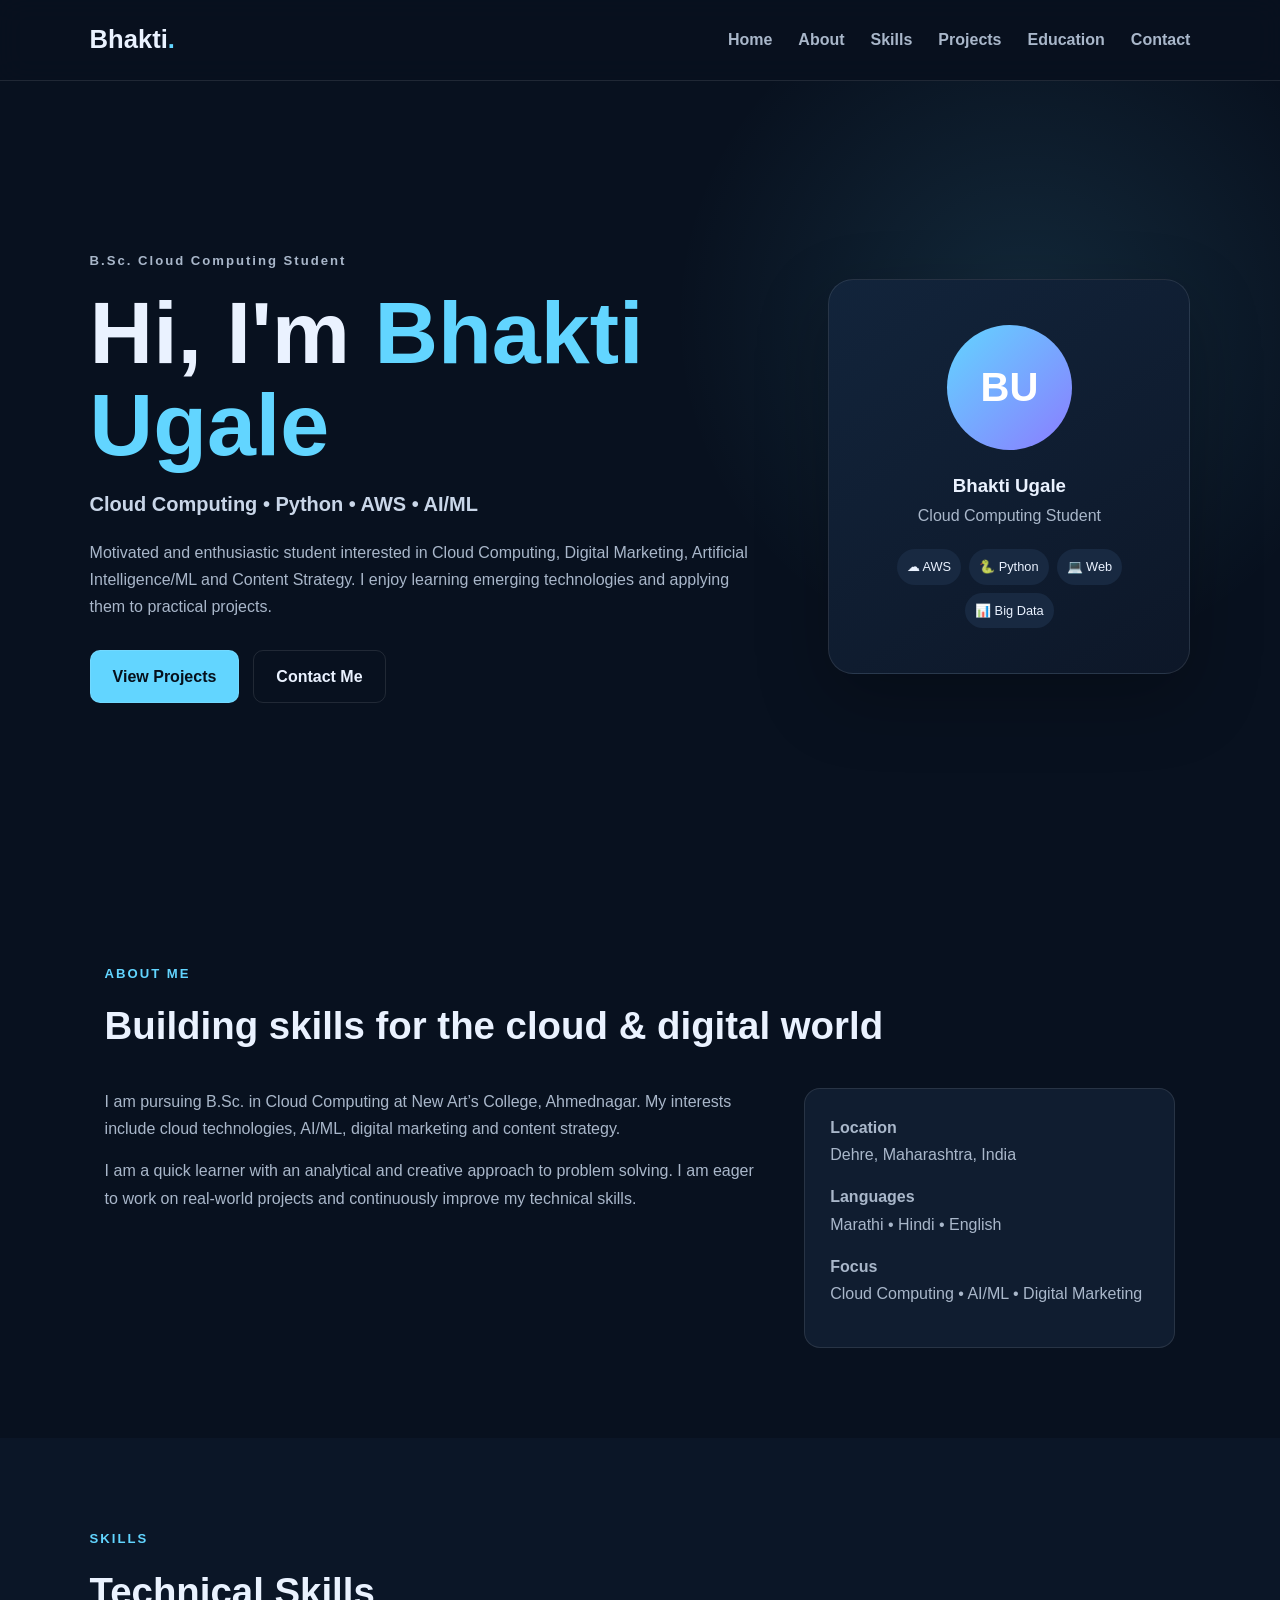
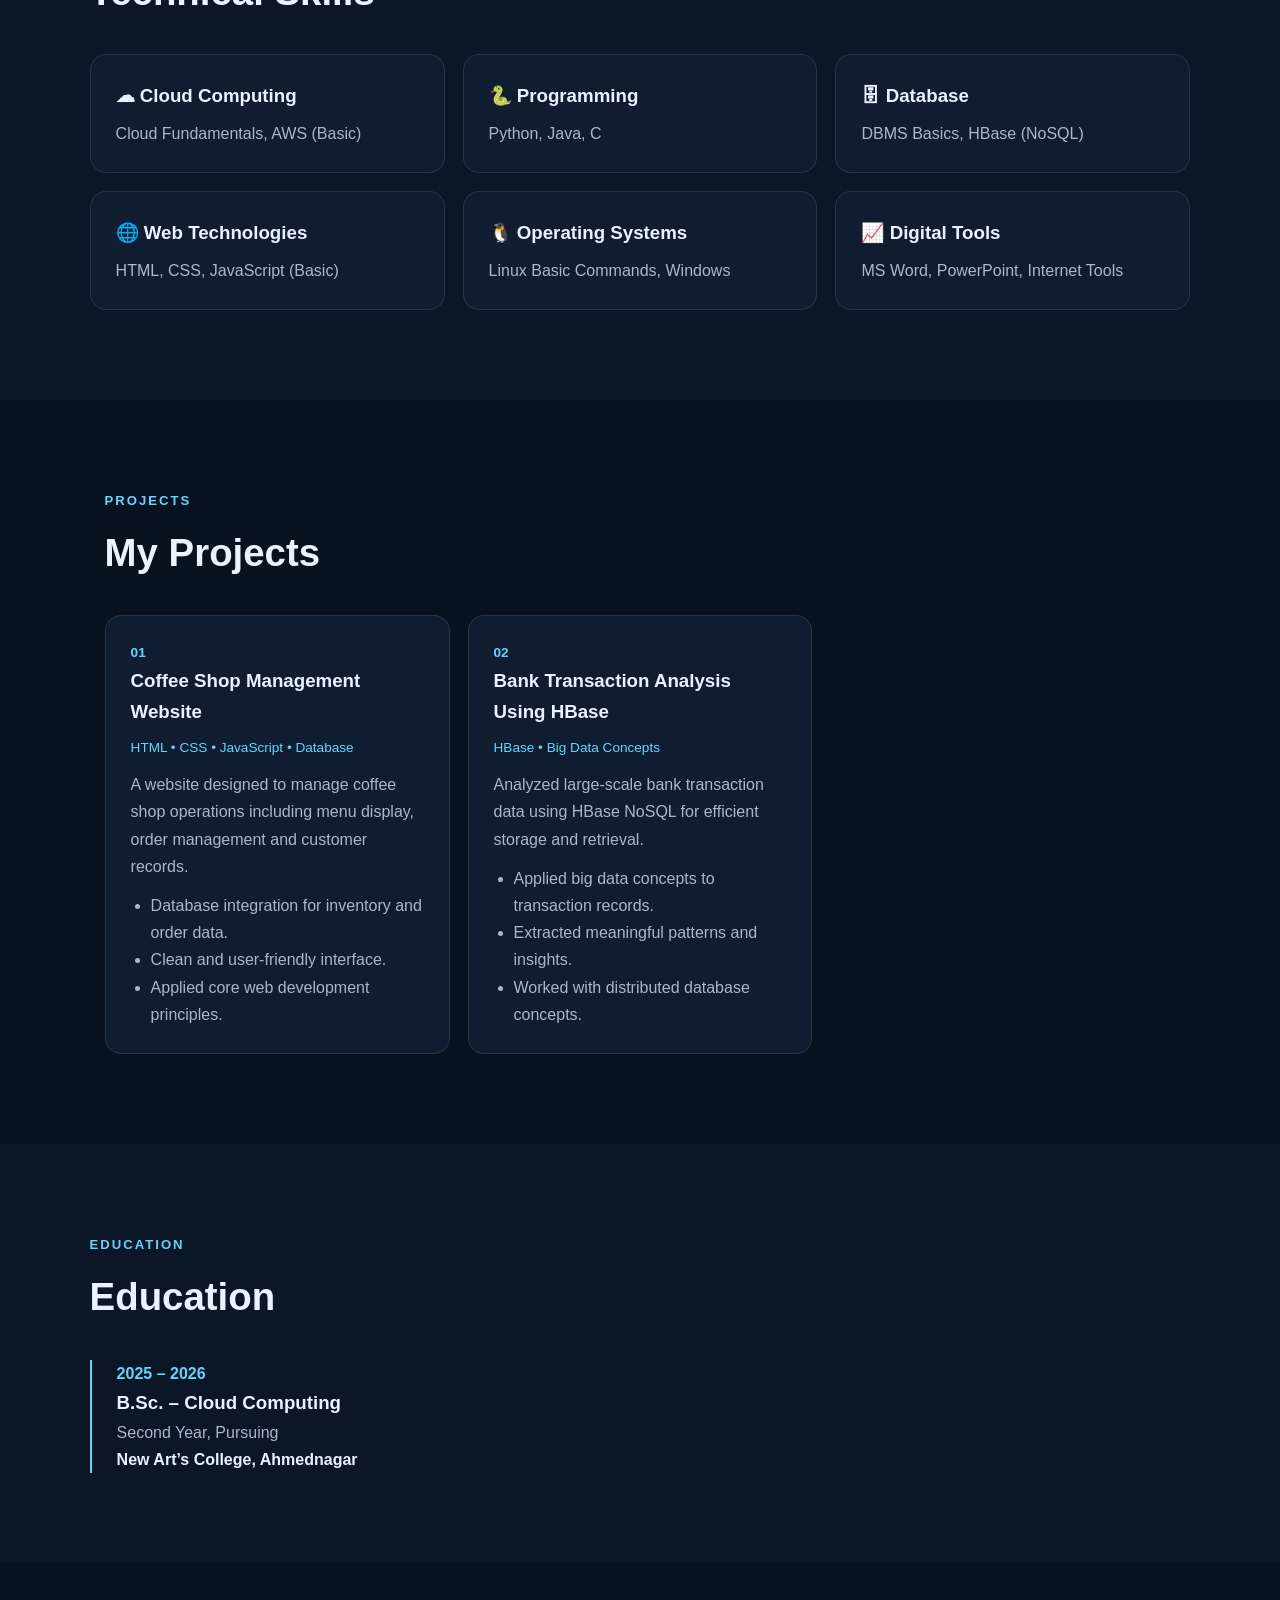
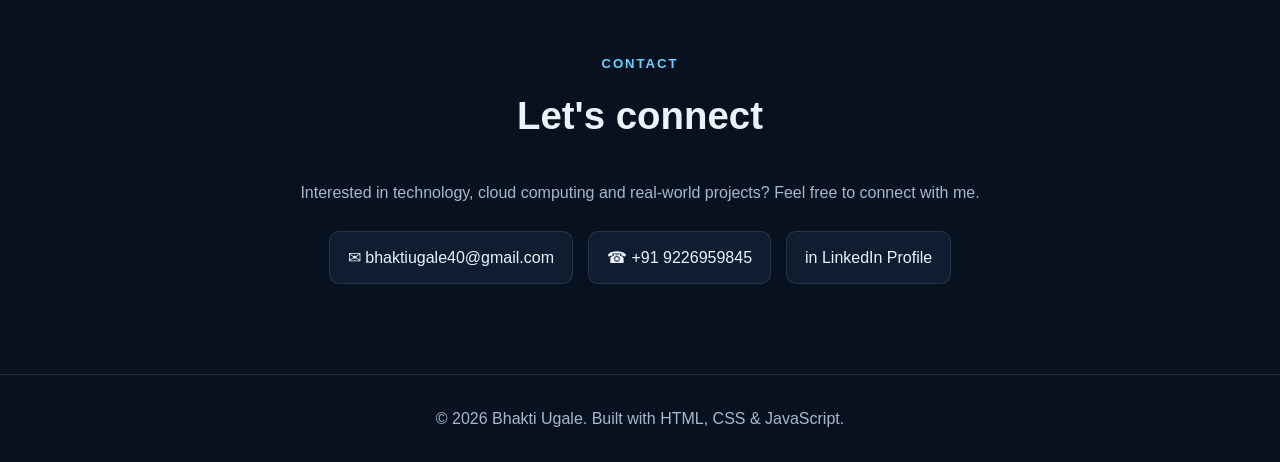
<file: index.html>
<!DOCTYPE html>
<html lang="en">
<head>
  <meta charset="UTF-8">
  <meta name="viewport" content="width=device-width, initial-scale=1.0">
  <meta name="description" content="Portfolio of Bhakti Ugale - Cloud Computing student and aspiring technology professional.">
  <title>Bhakti Ugale | Cloud Computing Portfolio</title>
  <link rel="stylesheet" href="style.css">
</head>
<body>
  <header class="navbar">
    <a class="logo" href="#home">Bhakti<span>.</span></a>
    <button class="menu-btn" aria-label="Toggle menu">☰</button>
    <nav id="nav">
      <a href="#home">Home</a>
      <a href="#about">About</a>
      <a href="#skills">Skills</a>
      <a href="#projects">Projects</a>
      <a href="#education">Education</a>
      <a href="#contact">Contact</a>
    </nav>
  </header>

  <main>
    <section id="home" class="hero">
      <div class="hero-text">
        <p class="eyebrow">B.Sc. Cloud Computing Student</p>
        <h1>Hi, I'm <span>Bhakti Ugale</span></h1>
        <h2>Cloud Computing • Python • AWS • AI/ML</h2>
        <p>
          Motivated and enthusiastic student interested in Cloud Computing,
          Digital Marketing, Artificial Intelligence/ML and Content Strategy.
          I enjoy learning emerging technologies and applying them to practical projects.
        </p>
        <div class="buttons">
          <a class="btn primary" href="#projects">View Projects</a>
          <a class="btn secondary" href="#contact">Contact Me</a>
        </div>
      </div>
      <div class="hero-card">
        <div class="avatar">BU</div>
        <h3>Bhakti Ugale</h3>
        <p>Cloud Computing Student</p>
        <div class="quick-info">
          <span>☁ AWS</span><span>🐍 Python</span><span>💻 Web</span><span>📊 Big Data</span>
        </div>
      </div>
    </section>

    <section id="about" class="section">
      <p class="section-tag">ABOUT ME</p>
      <h2>Building skills for the cloud & digital world</h2>
      <div class="about-grid">
        <div>
          <p>
            I am pursuing B.Sc. in Cloud Computing at New Art’s College, Ahmednagar.
            My interests include cloud technologies, AI/ML, digital marketing and content strategy.
          </p>
          <p>
            I am a quick learner with an analytical and creative approach to problem solving.
            I am eager to work on real-world projects and continuously improve my technical skills.
          </p>
        </div>
        <div class="info-box">
          <p><strong>Location</strong><br>Dehre, Maharashtra, India</p>
          <p><strong>Languages</strong><br>Marathi • Hindi • English</p>
          <p><strong>Focus</strong><br>Cloud Computing • AI/ML • Digital Marketing</p>
        </div>
      </div>
    </section>

    <section id="skills" class="section alt">
      <p class="section-tag">SKILLS</p>
      <h2>Technical Skills</h2>
      <div class="skills-grid">
        <article class="skill-card"><h3>☁ Cloud Computing</h3><p>Cloud Fundamentals, AWS (Basic)</p></article>
        <article class="skill-card"><h3>🐍 Programming</h3><p>Python, Java, C</p></article>
        <article class="skill-card"><h3>🗄 Database</h3><p>DBMS Basics, HBase (NoSQL)</p></article>
        <article class="skill-card"><h3>🌐 Web Technologies</h3><p>HTML, CSS, JavaScript (Basic)</p></article>
        <article class="skill-card"><h3>🐧 Operating Systems</h3><p>Linux Basic Commands, Windows</p></article>
        <article class="skill-card"><h3>📈 Digital Tools</h3><p>MS Word, PowerPoint, Internet Tools</p></article>
      </div>
    </section>

    <section id="projects" class="section">
      <p class="section-tag">PROJECTS</p>
      <h2>My Projects</h2>
      <div class="projects-grid">
        <article class="project-card">
          <div class="project-number">01</div>
          <h3>Coffee Shop Management Website</h3>
          <p class="tech">HTML • CSS • JavaScript • Database</p>
          <p>
            A website designed to manage coffee shop operations including menu display,
            order management and customer records.
          </p>
          <ul>
            <li>Database integration for inventory and order data.</li>
            <li>Clean and user-friendly interface.</li>
            <li>Applied core web development principles.</li>
          </ul>
        </article>

        <article class="project-card">
          <div class="project-number">02</div>
          <h3>Bank Transaction Analysis Using HBase</h3>
          <p class="tech">HBase • Big Data Concepts</p>
          <p>
            Analyzed large-scale bank transaction data using HBase NoSQL for efficient
            storage and retrieval.
          </p>
          <ul>
            <li>Applied big data concepts to transaction records.</li>
            <li>Extracted meaningful patterns and insights.</li>
            <li>Worked with distributed database concepts.</li>
          </ul>
        </article>
      </div>
    </section>

    <section id="education" class="section alt">
      <p class="section-tag">EDUCATION</p>
      <h2>Education</h2>
      <div class="timeline">
        <div class="timeline-item">
          <span>2025 – 2026</span>
          <h3>B.Sc. – Cloud Computing</h3>
          <p>Second Year, Pursuing</p>
          <strong>New Art’s College, Ahmednagar</strong>
        </div>
      </div>
    </section>

    <section id="contact" class="section contact">
      <p class="section-tag">CONTACT</p>
      <h2>Let's connect</h2>
      <p>Interested in technology, cloud computing and real-world projects? Feel free to connect with me.</p>
      <div class="contact-grid">
        <a href="mailto:bhaktiugale40@gmail.com">✉ bhaktiugale40@gmail.com</a>
        <a href="tel:+919226959845">☎ +91 9226959845</a>
        <a href="https://linkedin.com/in/bhakti-ugale-293326383" target="_blank" rel="noopener">in LinkedIn Profile</a>
      </div>
    </section>
  </main>

  <footer>
    <p>© 2026 Bhakti Ugale. Built with HTML, CSS & JavaScript.</p>
  </footer>

  <script src="script.js"></script>
</body>
</html>
</file>
<file: style.css>
*{box-sizing:border-box;margin:0;padding:0}
:root{--bg:#08111f;--card:#101d30;--text:#eaf2ff;--muted:#a9b7ca;--accent:#62d5ff;--accent2:#8b7cff;--border:rgba(255,255,255,.1)}
html{scroll-behavior:smooth}
body{font-family:Inter,Segoe UI,Arial,sans-serif;background:var(--bg);color:var(--text);line-height:1.7}
a{color:inherit;text-decoration:none}
.navbar{position:sticky;top:0;z-index:10;display:flex;justify-content:space-between;align-items:center;padding:18px 7%;background:rgba(8,17,31,.88);backdrop-filter:blur(14px);border-bottom:1px solid var(--border)}
.logo{font-size:1.6rem;font-weight:800}.logo span{color:var(--accent)}
nav{display:flex;gap:26px}nav a{color:var(--muted);font-weight:600}nav a:hover{color:var(--accent)}
.menu-btn{display:none;background:none;border:0;color:var(--text);font-size:1.6rem}
.hero{min-height:88vh;display:grid;grid-template-columns:1.5fr .8fr;gap:60px;align-items:center;padding:80px 7%;background:radial-gradient(circle at 80% 30%,rgba(98,213,255,.12),transparent 30%)}
.eyebrow,.section-tag{color:var(--accent);font-weight:800;letter-spacing:2px;font-size:.82rem}
.hero h1{font-size:clamp(2.8rem,7vw,5.5rem);line-height:1.05;margin:15px 0}.hero h1 span{color:var(--accent)}
.hero h2{font-size:1.25rem;color:#c9d6e8;margin-bottom:18px}.hero p{max-width:700px;color:var(--muted)}
.buttons{display:flex;gap:14px;margin-top:30px}.btn{padding:12px 22px;border-radius:10px;font-weight:800;border:1px solid var(--border)}.primary{background:var(--accent);color:#06101c}.secondary:hover{border-color:var(--accent)}
.hero-card{background:linear-gradient(145deg,#12243b,#0d1728);border:1px solid var(--border);padding:45px 30px;border-radius:25px;text-align:center;box-shadow:0 25px 70px rgba(0,0,0,.25)}
.avatar{width:125px;height:125px;border-radius:50%;margin:0 auto 20px;display:grid;place-items:center;font-size:2.5rem;font-weight:900;background:linear-gradient(135deg,var(--accent),var(--accent2));color:white}
.hero-card p{color:var(--muted)}.quick-info{display:flex;flex-wrap:wrap;justify-content:center;gap:8px;margin-top:20px}.quick-info span{padding:7px 10px;background:#182941;border-radius:20px;font-size:.8rem}
.section{padding:90px 7%;max-width:1250px;margin:auto}.section h2{font-size:2.4rem;margin:8px 0 30px}.alt{max-width:none;background:#0b1627}.alt>*{max-width:1110px;margin-left:auto;margin-right:auto}
.about-grid{display:grid;grid-template-columns:1.4fr .8fr;gap:50px}.about-grid p{color:var(--muted);margin-bottom:15px}.info-box{padding:25px;background:var(--card);border:1px solid var(--border);border-radius:16px}
.skills-grid,.projects-grid{display:grid;grid-template-columns:repeat(3,1fr);gap:18px}.skill-card,.project-card{background:var(--card);border:1px solid var(--border);border-radius:16px;padding:25px}.skill-card h3,.project-card h3{margin-bottom:8px}.skill-card p,.project-card p,.project-card li{color:var(--muted)}.project-card{position:relative}.project-number{color:var(--accent);font-size:.85rem;font-weight:900}.tech{color:var(--accent)!important;font-size:.85rem;margin-bottom:12px}.project-card ul{padding-left:20px;margin-top:12px}
.timeline{border-left:2px solid var(--accent);padding-left:25px}.timeline-item span{color:var(--accent);font-weight:800}.timeline-item p{color:var(--muted)}
.contact{text-align:center}.contact>p:not(.section-tag){color:var(--muted);max-width:700px;margin:0 auto 25px}.contact-grid{display:flex;justify-content:center;flex-wrap:wrap;gap:15px}.contact-grid a{padding:12px 18px;background:var(--card);border:1px solid var(--border);border-radius:10px}.contact-grid a:hover{border-color:var(--accent)}
footer{text-align:center;padding:30px;color:var(--muted);border-top:1px solid var(--border)}
@media(max-width:800px){nav{display:none;position:absolute;top:70px;left:0;right:0;flex-direction:column;background:var(--bg);padding:20px 7%;border-bottom:1px solid var(--border)}nav.show{display:flex}.menu-btn{display:block}.hero{grid-template-columns:1fr;padding-top:60px}.about-grid,.skills-grid,.projects-grid{grid-template-columns:1fr}.section{padding:65px 7%}}
</file>
